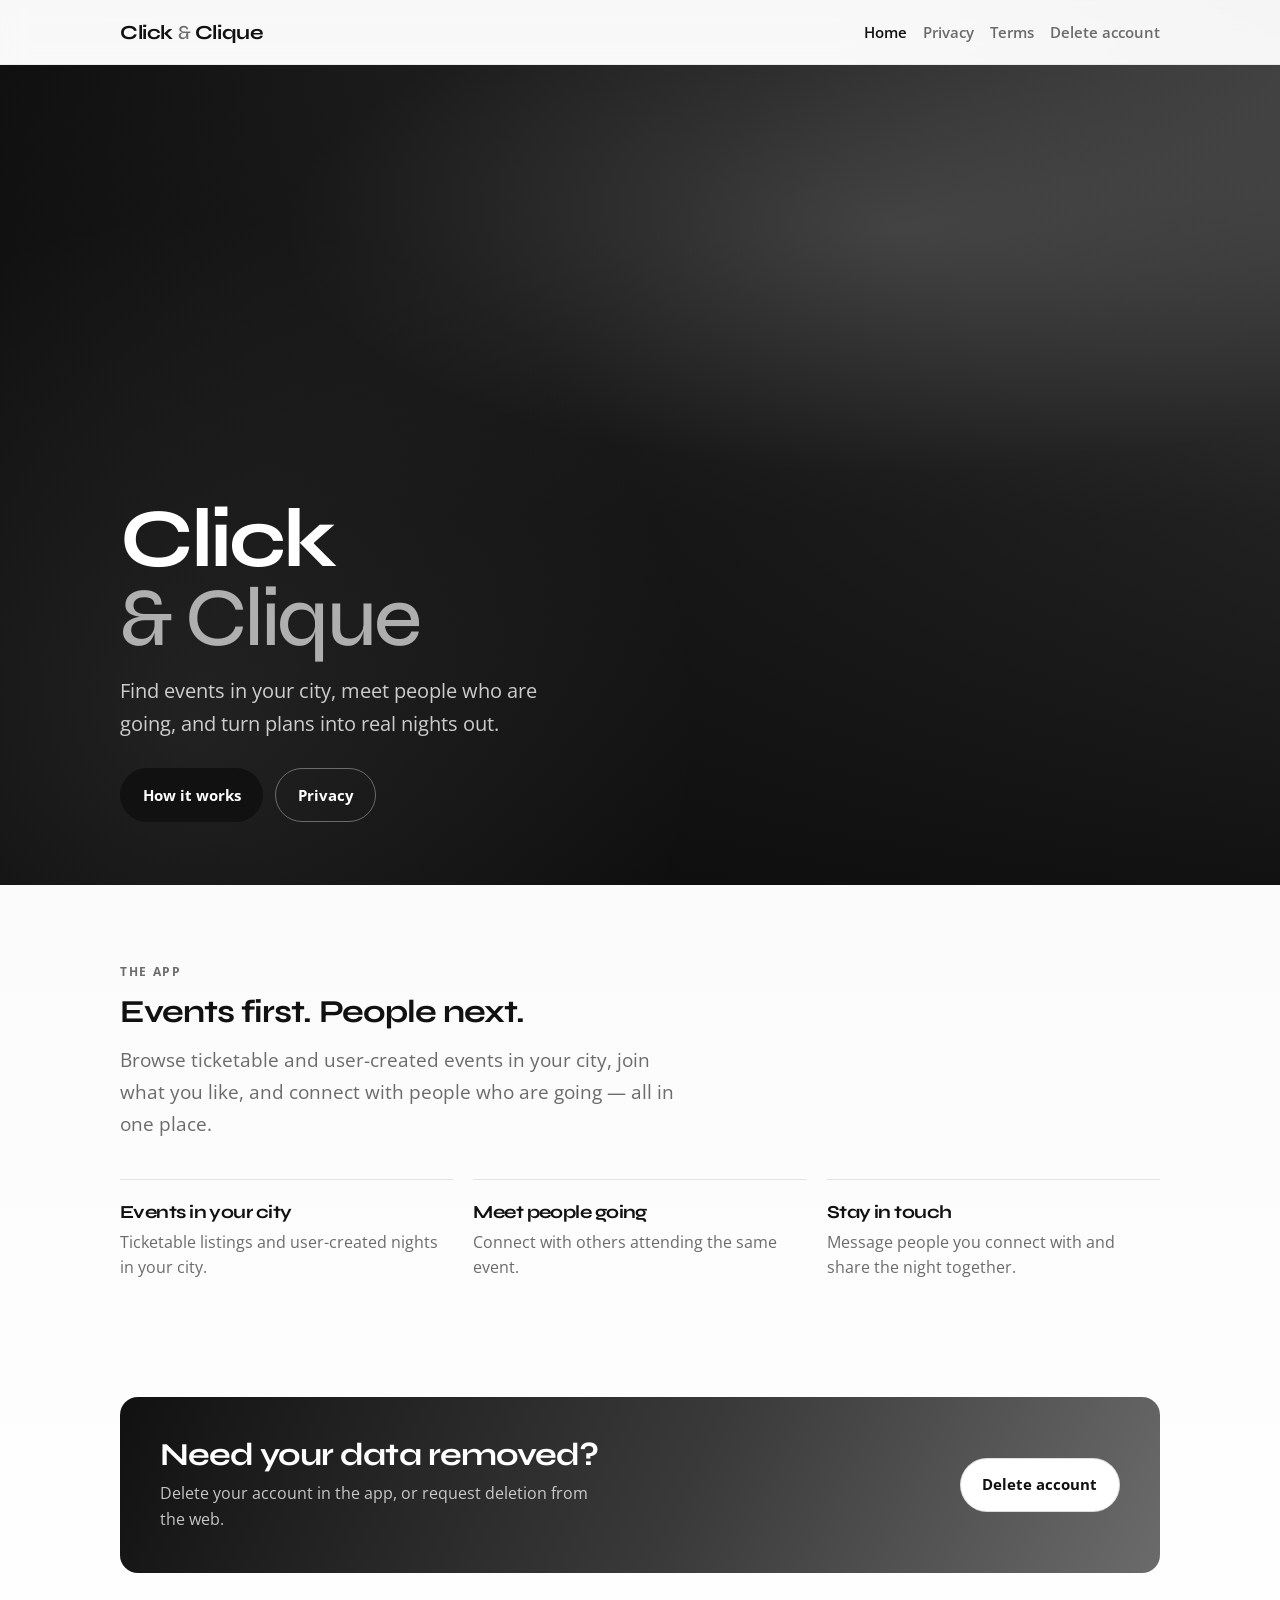
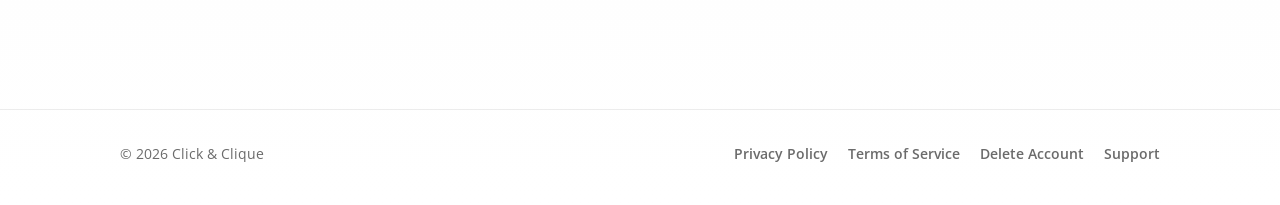
<file: index.html>
<!DOCTYPE html>
<html lang="en">
<head>
  <meta charset="utf-8" />
  <meta name="viewport" content="width=device-width, initial-scale=1" />
  <meta name="description" content="Click &amp; Clique — discover events in your city, match with people going, and build your social circle." data-i18n-content="home.meta" />
  <title data-i18n="home.title">Click &amp; Clique</title>
  <link rel="preconnect" href="https://fonts.googleapis.com" />
  <link rel="preconnect" href="https://fonts.gstatic.com" crossorigin />
  <link href="https://fonts.googleapis.com/css2?family=Open+Sans:wght@400;600;700&family=Syne:wght@500;700&display=swap" rel="stylesheet" />
  <link rel="stylesheet" href="css/site.css" />
  <script src="js/site-copy.js"></script>
</head>
<body>
  <a class="skip-link" href="#main" data-i18n="skip">Skip to content</a>
  <div class="page">
    <header class="site-header" id="siteHeader">
      <div class="site-header__inner">
        <a class="brand" href="index.html">Click <span>&amp;</span> Clique</a>
        <button class="nav-toggle" type="button" aria-expanded="false" aria-controls="siteNav" id="navToggle" data-i18n="nav.menu">Menu</button>
        <nav class="nav" id="siteNav" aria-label="Primary" data-i18n-aria="nav.aria">
          <a href="index.html" aria-current="page" data-i18n="nav.home">Home</a>
          <a href="privacy.html" data-i18n="nav.privacy">Privacy</a>
          <a href="terms.html" data-i18n="nav.terms">Terms</a>
          <a href="delete-account.html" data-i18n="nav.delete">Delete account</a>
        </nav>
      </div>
    </header>

    <main id="main" class="page-main">
      <section class="hero" aria-label="Click and Clique" data-i18n-aria="home.heroAria">
        <div class="hero__inner">
          <p class="brand-mark">Click <span>&amp; Clique</span></p>
          <p class="tagline" data-i18n="home.tagline">
            Find events in your city, meet people who are going, and turn plans into real nights out.
          </p>
          <div class="hero-actions">
            <a class="btn btn--primary" href="#about" data-i18n="home.how">How it works</a>
            <a class="btn btn--ghost" href="privacy.html" data-i18n="home.privacyBtn">Privacy</a>
          </div>
        </div>
      </section>

      <section class="section" id="about">
        <div class="wrap">
          <p class="eyebrow" data-i18n="home.eyebrow">The app</p>
          <h2 data-i18n="home.h2">Events first. People next.</h2>
          <p class="lead" data-i18n="home.lead">
            Browse ticketable and user-created events in your city, join what you like,
            and connect with people who are going — all in one place.
          </p>

          <div class="features" style="margin-top: 2.5rem;">
            <article class="feature">
              <h3 data-i18n="home.f1t">Events in your city</h3>
              <p data-i18n="home.f1b">Ticketable listings and user-created nights in your city.</p>
            </article>
            <article class="feature">
              <h3 data-i18n="home.f2t">Meet people going</h3>
              <p data-i18n="home.f2b">Connect with others attending the same event.</p>
            </article>
            <article class="feature">
              <h3 data-i18n="home.f3t">Stay in touch</h3>
              <p data-i18n="home.f3b">Message people you connect with and share the night together.</p>
            </article>
          </div>
        </div>
      </section>

      <section class="section section--tight">
        <div class="wrap">
          <div class="cta-band">
            <div>
              <h2 style="margin:0;color:#fff;" data-i18n="home.ctaTitle">Need your data removed?</h2>
              <p data-i18n="home.ctaBody">Delete your account in the app, or request deletion from the web.</p>
            </div>
            <a class="btn btn--outline" href="delete-account.html" data-i18n="home.ctaBtn">Delete account</a>
          </div>
        </div>
      </section>
    </main>

    <footer class="site-footer">
      <div class="site-footer__inner">
        <div>© <span id="y"></span> Click &amp; Clique</div>
        <div class="footer-links">
          <a href="privacy.html" data-i18n="foot.privacy">Privacy Policy</a>
          <a href="terms.html" data-i18n="foot.terms">Terms of Service</a>
          <a href="delete-account.html" data-i18n="foot.delete">Delete Account</a>
          <a href="mailto:support@clickandclique.com" data-i18n="foot.support">Support</a>
        </div>
      </div>
    </footer>
  </div>
  <script>
    document.getElementById("y").textContent = new Date().getFullYear();
    (function () {
      var header = document.getElementById("siteHeader");
      var toggle = document.getElementById("navToggle");
      if (!header || !toggle) return;
      toggle.addEventListener("click", function () {
        var open = header.classList.toggle("is-open");
        toggle.setAttribute("aria-expanded", open ? "true" : "false");
      });
    })();
  </script>
</body>
</html>
</file>
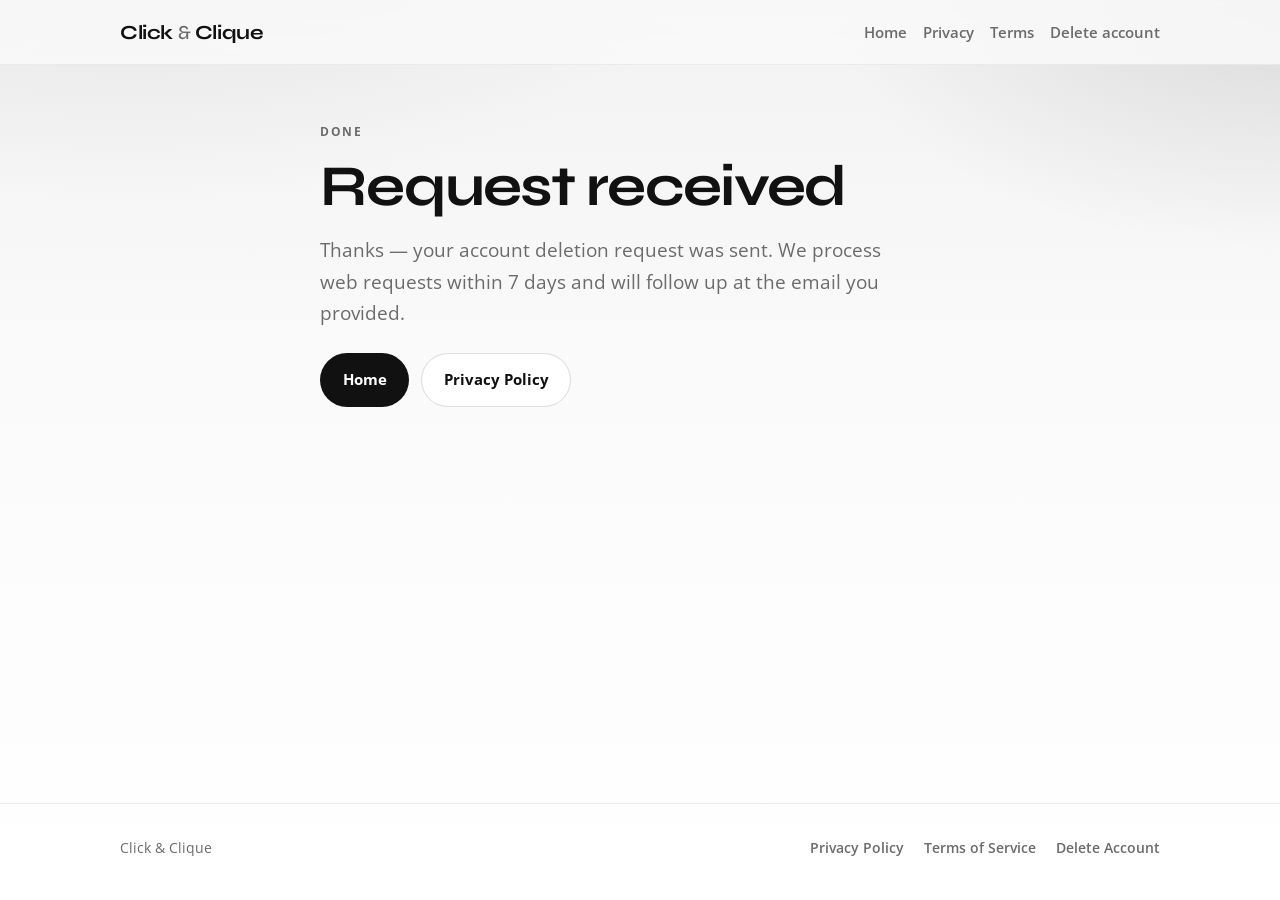
<file: delete-account-sent.html>
<!DOCTYPE html>
<html lang="en">
<head>
  <meta charset="utf-8" />
  <meta name="viewport" content="width=device-width, initial-scale=1" />
  <title data-i18n="sent.title">Request sent — Click &amp; Clique</title>
  <link rel="preconnect" href="https://fonts.googleapis.com" />
  <link rel="preconnect" href="https://fonts.gstatic.com" crossorigin />
  <link href="https://fonts.googleapis.com/css2?family=Open+Sans:wght@400;600;700&family=Syne:wght@500;700&display=swap" rel="stylesheet" />
  <link rel="stylesheet" href="css/site.css" />
  <script src="js/site-copy.js"></script>
</head>
<body>
  <div class="page">
    <header class="site-header">
      <div class="site-header__inner">
        <a class="brand" href="index.html">Click <span>&amp;</span> Clique</a>
        <nav class="nav" aria-label="Primary" data-i18n-aria="nav.aria">
          <a href="index.html" data-i18n="nav.home">Home</a>
          <a href="privacy.html" data-i18n="nav.privacy">Privacy</a>
          <a href="terms.html" data-i18n="nav.terms">Terms</a>
          <a href="delete-account.html" data-i18n="nav.delete">Delete account</a>
        </nav>
      </div>
    </header>
    <main class="page-main">
      <div class="wrap page-hero" style="padding-bottom: 3rem; max-width: 40rem;">
        <p class="eyebrow" data-i18n="sent.eyebrow">Done</p>
        <h1 data-i18n="sent.h1">Request received</h1>
        <p class="lead" data-i18n="sent.lead">
          Thanks — your account deletion request was sent. We process web requests
          within 7 days and will follow up at the email you provided.
        </p>
        <div class="hero-actions" style="margin-top: 1.5rem;">
          <a class="btn btn--primary" href="index.html" data-i18n="sent.home">Home</a>
          <a class="btn btn--outline" href="privacy.html" data-i18n="sent.privacy">Privacy Policy</a>
        </div>
      </div>
    </main>
    <footer class="site-footer">
      <div class="site-footer__inner">
        <div>Click &amp; Clique</div>
        <div class="footer-links">
          <a href="privacy.html" data-i18n="foot.privacy">Privacy Policy</a>
          <a href="terms.html" data-i18n="foot.terms">Terms of Service</a>
          <a href="delete-account.html" data-i18n="foot.delete">Delete Account</a>
        </div>
      </div>
    </footer>
  </div>
</body>
</html>
</file>
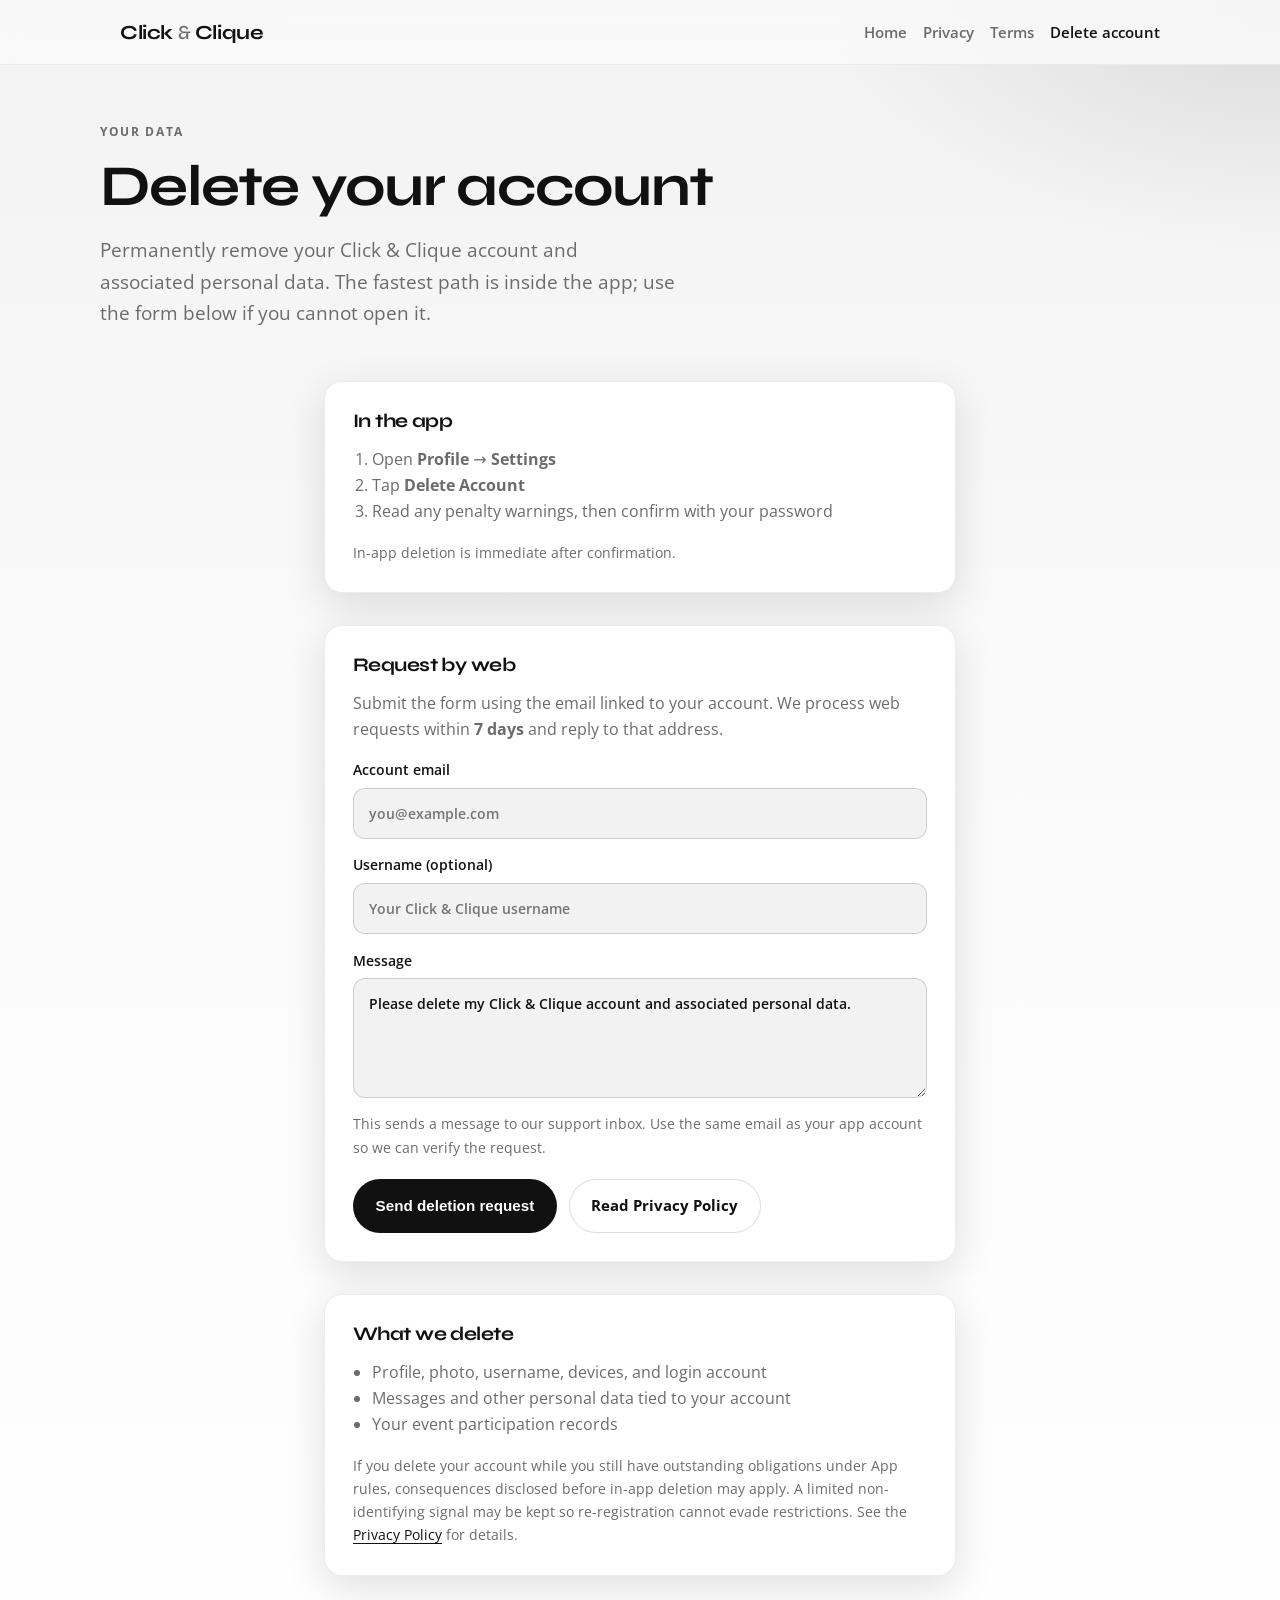
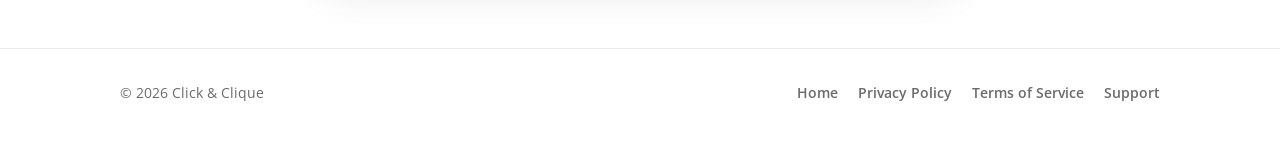
<file: delete-account.html>
<!DOCTYPE html>
<html lang="en">
<head>
  <meta charset="utf-8" />
  <meta name="viewport" content="width=device-width, initial-scale=1" />
  <meta name="description" content="Request deletion of your Click &amp; Clique account and associated personal data." data-i18n-content="del.meta" />
  <title data-i18n="del.title">Delete Account — Click &amp; Clique</title>
  <link rel="preconnect" href="https://fonts.googleapis.com" />
  <link rel="preconnect" href="https://fonts.gstatic.com" crossorigin />
  <link href="https://fonts.googleapis.com/css2?family=Open+Sans:wght@400;600;700&family=Syne:wght@500;700&display=swap" rel="stylesheet" />
  <link rel="stylesheet" href="css/site.css" />
  <script src="js/site-copy.js"></script>
</head>
<body>
  <a class="skip-link" href="#main" data-i18n="skip">Skip to content</a>
  <div class="page">
    <header class="site-header" id="siteHeader">
      <div class="site-header__inner">
        <a class="brand" href="index.html">Click <span>&amp;</span> Clique</a>
        <button class="nav-toggle" type="button" aria-expanded="false" aria-controls="siteNav" id="navToggle" data-i18n="nav.menu">Menu</button>
        <nav class="nav" id="siteNav" aria-label="Primary" data-i18n-aria="nav.aria">
          <a href="index.html" data-i18n="nav.home">Home</a>
          <a href="privacy.html" data-i18n="nav.privacy">Privacy</a>
          <a href="terms.html" data-i18n="nav.terms">Terms</a>
          <a href="delete-account.html" aria-current="page" data-i18n="nav.delete">Delete account</a>
        </nav>
      </div>
    </header>

    <main id="main" class="page-main">
      <div class="wrap page-hero">
        <p class="eyebrow" data-i18n="del.eyebrow">Your data</p>
        <h1 data-i18n="del.h1">Delete your account</h1>
        <p class="lead" data-i18n="del.lead">
          Permanently remove your Click &amp; Clique account and associated personal data.
          The fastest path is inside the app; use the form below if you cannot open it.
        </p>
      </div>

      <section class="section section--tight">
        <div class="wrap stack" style="max-width: 42rem;">
          <div class="panel">
            <h2 data-i18n="del.appTitle">In the app</h2>
            <ol class="muted" style="margin: 0; padding-left: 1.2rem;">
              <li data-i18n-html="del.app1">Open <strong>Profile</strong> → <strong>Settings</strong></li>
              <li data-i18n-html="del.app2">Tap <strong>Delete Account</strong></li>
              <li data-i18n="del.app3">Read any penalty warnings, then confirm with your password</li>
            </ol>
            <p class="form-note" style="margin-top: 1rem;" data-i18n="del.appNote">
              In-app deletion is immediate after confirmation.
            </p>
          </div>

          <div class="panel">
            <h2 data-i18n="del.webTitle">Request by web</h2>
            <p class="muted" style="margin-top: 0;" data-i18n-html="del.webLead">
              Submit the form using the email linked to your account. We process web
              requests within <strong>7 days</strong> and reply to that address.
            </p>

            <!--
              FormSubmit delivers the message to your inbox (no mail app needed).
              First time only: check support@… for an activation email from FormSubmit and confirm.
              Replace the address in action= if you use a different support inbox.
            -->
            <form
              class="form-grid"
              id="deleteForm"
              action="https://formsubmit.co/support@clickandclique.com"
              method="POST"
            >
              <input type="hidden" name="_subject" value="Click & Clique — Delete Account Request" />
              <input type="hidden" name="_template" value="table" />
              <input type="hidden" name="_captcha" value="false" />
              <!-- Use a full URL on your live domain, e.g. https://yourdomain.com/delete-account-sent.html -->
              <input type="hidden" name="_next" id="formNext" value="delete-account-sent.html" />
              <input type="text" name="_honey" style="display:none" tabindex="-1" autocomplete="off" />

              <label>
                <span data-i18n="del.email">Account email</span>
                <input type="email" name="email" id="email" required autocomplete="email" placeholder="you@example.com" data-i18n-placeholder="del.emailPh" />
              </label>
              <label>
                <span data-i18n="del.user">Username (optional)</span>
                <input type="text" name="username" id="username" autocomplete="username" placeholder="Your Click & Clique username" data-i18n-placeholder="del.userPh" />
              </label>
              <label>
                <span data-i18n="del.message">Message</span>
                <textarea name="message" id="message" required data-i18n="del.messageBody">Please delete my Click & Clique account and associated personal data.</textarea>
              </label>
              <p class="form-note" data-i18n="del.note">
                This sends a message to our support inbox. Use the same email as your app account
                so we can verify the request.
              </p>
              <div class="form-actions">
                <button class="btn btn--danger" type="submit" data-i18n="del.send">Send deletion request</button>
                <a class="btn btn--outline" href="privacy.html" data-i18n="del.policy">Read Privacy Policy</a>
              </div>
            </form>
          </div>

          <div class="panel">
            <h2 data-i18n="del.whatTitle">What we delete</h2>
            <ul class="muted" style="margin: 0; padding-left: 1.2rem;">
              <li data-i18n="del.what1">Profile, photo, username, devices, and login account</li>
              <li data-i18n="del.what2">Messages and other personal data tied to your account</li>
              <li data-i18n="del.what3">Your event participation records</li>
            </ul>
            <p class="form-note" style="margin-top: 1rem;" data-i18n-html="del.whatNote">
              If you delete your account while you still have outstanding obligations
              under App rules, consequences disclosed before in-app deletion may apply.
              A limited non-identifying signal may be kept so re-registration cannot
              evade restrictions. See the <a href="privacy.html">Privacy Policy</a>
              for details.
            </p>
          </div>
        </div>
      </section>
    </main>

    <footer class="site-footer">
      <div class="site-footer__inner">
        <div>© <span id="y"></span> Click &amp; Clique</div>
        <div class="footer-links">
          <a href="index.html" data-i18n="foot.home">Home</a>
          <a href="privacy.html" data-i18n="foot.privacy">Privacy Policy</a>
          <a href="terms.html" data-i18n="foot.terms">Terms of Service</a>
          <a href="mailto:support@clickandclique.com" data-i18n="foot.support">Support</a>
        </div>
      </div>
    </footer>
  </div>
  <script>
    document.getElementById("y").textContent = new Date().getFullYear();
    (function () {
      var header = document.getElementById("siteHeader");
      var toggle = document.getElementById("navToggle");
      if (header && toggle) {
        toggle.addEventListener("click", function () {
          var open = header.classList.toggle("is-open");
          toggle.setAttribute("aria-expanded", open ? "true" : "false");
        });
      }
      var next = document.getElementById("formNext");
      if (next && !/^https?:\/\//i.test(next.value)) {
        next.value = new URL("delete-account-sent.html", window.location.href).href;
      }
    })();
  </script>
</body>
</html>
</file>
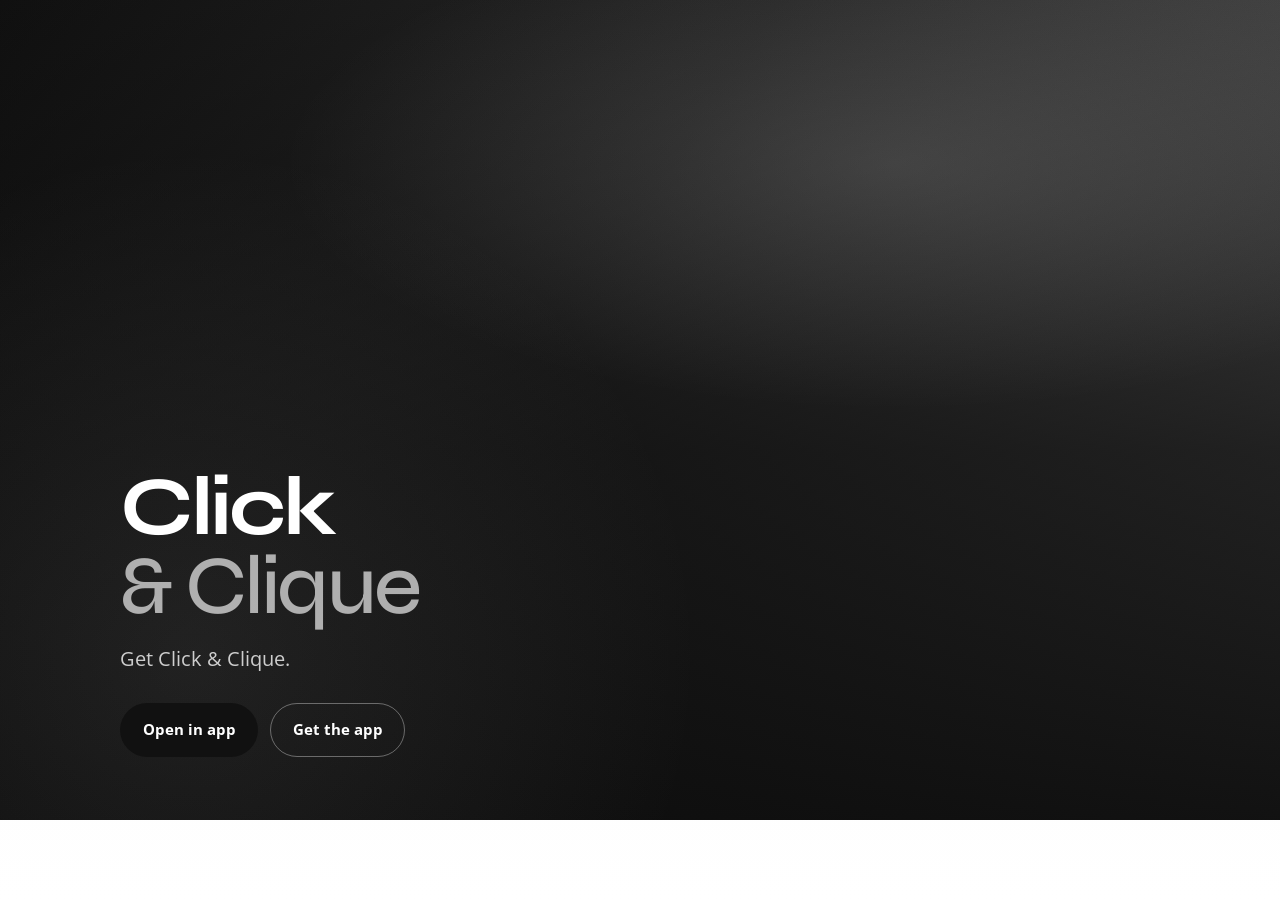
<file: e.html>
<!DOCTYPE html>
<html lang="en">
<head>
  <meta charset="utf-8" />
  <meta name="viewport" content="width=device-width, initial-scale=1" />
  <meta property="og:type" content="website" />
  <meta property="og:site_name" content="Click & Clique" />
  <meta property="og:title" content="Click & Clique" />
  <title>Click &amp; Clique</title>
  <link rel="preconnect" href="https://fonts.googleapis.com" />
  <link rel="preconnect" href="https://fonts.gstatic.com" crossorigin />
  <link href="https://fonts.googleapis.com/css2?family=Open+Sans:wght@400;600;700&family=Syne:wght@500;700&display=swap" rel="stylesheet" />
  <link rel="stylesheet" href="/css/site.css" />
  <script src="/js/site-copy.js"></script>
</head>
<body>
  <main id="main" class="page-main">
      <section class="hero" data-i18n-aria="e.aria" aria-label="Open Click and Clique">
      <div class="hero__inner">
        <p class="brand-mark">Click <span>&amp; Clique</span></p>
        <p class="tagline" id="status" data-i18n="e.opening">Opening the event…</p>
        <div class="hero-actions">
          <a class="btn btn--primary" id="openApp" href="index.html" data-i18n="e.openApp">Open in app</a>
          <a class="btn btn--ghost" id="openStore" href="index.html" data-i18n="e.getApp">Get the app</a>
        </div>
      </div>
    </section>
  </main>
  <script>
    document.addEventListener("DOMContentLoaded", function () {
      var ANDROID_PACKAGE = "com.clickandclique.app";
      var PLAY_STORE =
        "https://play.google.com/store/apps/details?id=" + ANDROID_PACKAGE;
      // App Store sayısal ID yayınlanınca buraya yaz (ör. 1234567890).
      var APPLE_APP_ID = "";
      var APP_STORE = APPLE_APP_ID
        ? "https://apps.apple.com/app/id" + APPLE_APP_ID
        : "https://apps.apple.com/search?term=" +
          encodeURIComponent("Click and Clique");

      function t(key, fallback) {
        if (window.SITE_LANG && typeof SITE_LANG.t === "function") {
          var value = SITE_LANG.t(key);
          if (value) return value;
        }
        return fallback;
      }

      var ua = navigator.userAgent || "";
      var isAndroid = /Android/i.test(ua);
      var isIOS = /iPhone|iPad|iPod/i.test(ua);

      var params = new URLSearchParams(window.location.search);
      var eventId = (params.get("id") || "").trim();
      if (!eventId) {
        var parts = window.location.pathname.split("/").filter(Boolean);
        if (parts[0] === "e" && parts[1]) eventId = parts[1];
      }

      var storeUrl = isIOS ? APP_STORE : PLAY_STORE;
      var status = document.getElementById("status");
      var openApp = document.getElementById("openApp");
      var openStore = document.getElementById("openStore");
      if (openStore) openStore.setAttribute("href", storeUrl);

      if (!eventId) {
        if (status) status.textContent = t("e.getBrand", "Get Click & Clique.");
        if (openApp) openApp.setAttribute("href", storeUrl);
        if (isAndroid || isIOS) window.location.replace(storeUrl);
        return;
      }

      params.set("id", eventId);
      var qs = params.toString();
      var appUrl = "clickandclique://e/" + encodeURIComponent(eventId);
      if (qs) appUrl += "?" + qs;
      if (openApp) openApp.setAttribute("href", appUrl);

      // App yüklüyse etkinlik detayı açılır. Değilse mağaza.
      if (isAndroid) {
        var intent =
          "intent://e/" +
          encodeURIComponent(eventId) +
          (qs ? "?" + qs : "") +
          "#Intent;scheme=clickandclique;package=" +
          ANDROID_PACKAGE +
          ";S.browser_fallback_url=" +
          encodeURIComponent(PLAY_STORE) +
          ";end";
        window.location.replace(intent);
        return;
      }

      if (isIOS) {
        var left = false;
        document.addEventListener("visibilitychange", function () {
          if (document.hidden) left = true;
        });
        window.location.replace(appUrl);
        setTimeout(function () {
          if (left || document.hidden) return;
          window.location.replace(APP_STORE);
        }, 1400);
        return;
      }

      if (status) {
        status.textContent = t(
          "e.openEvent",
          "Open this event in the Click & Clique app."
        );
      }
    });
  </script>
</body>
</html>
</file>
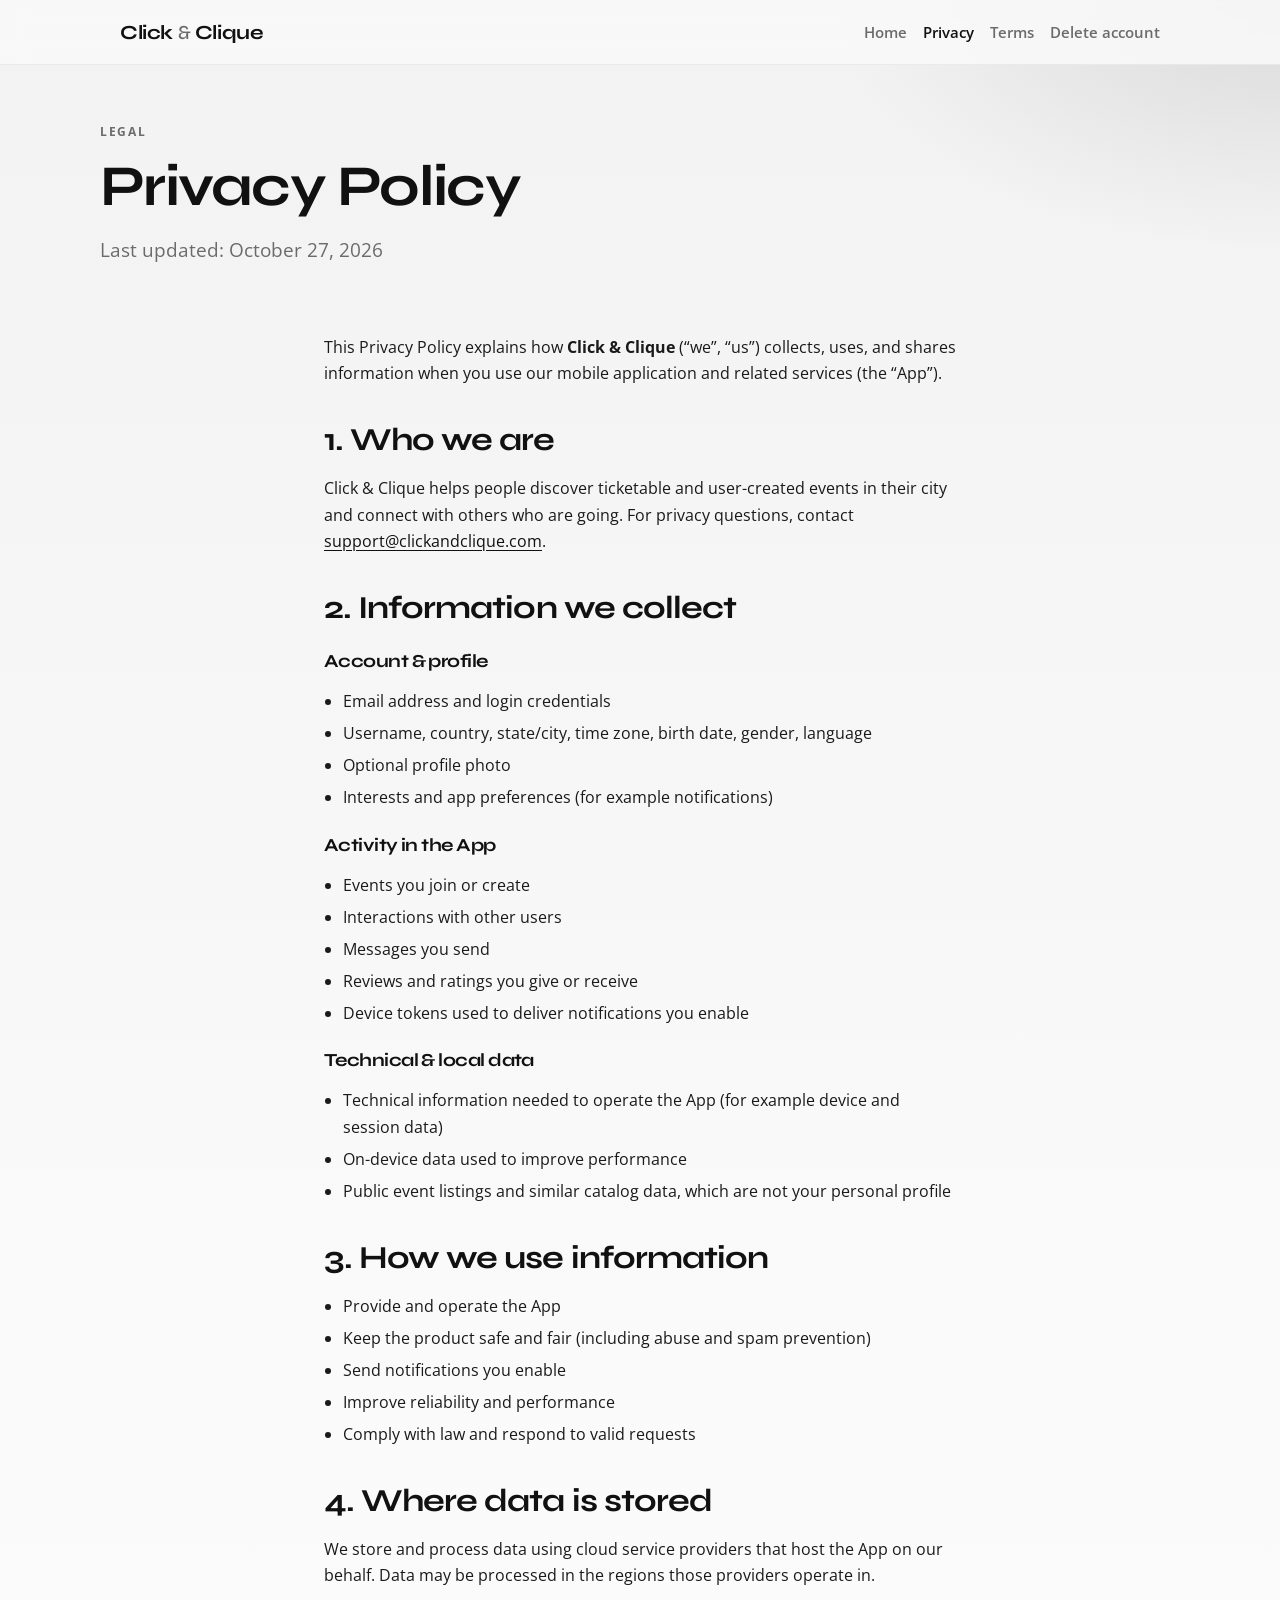
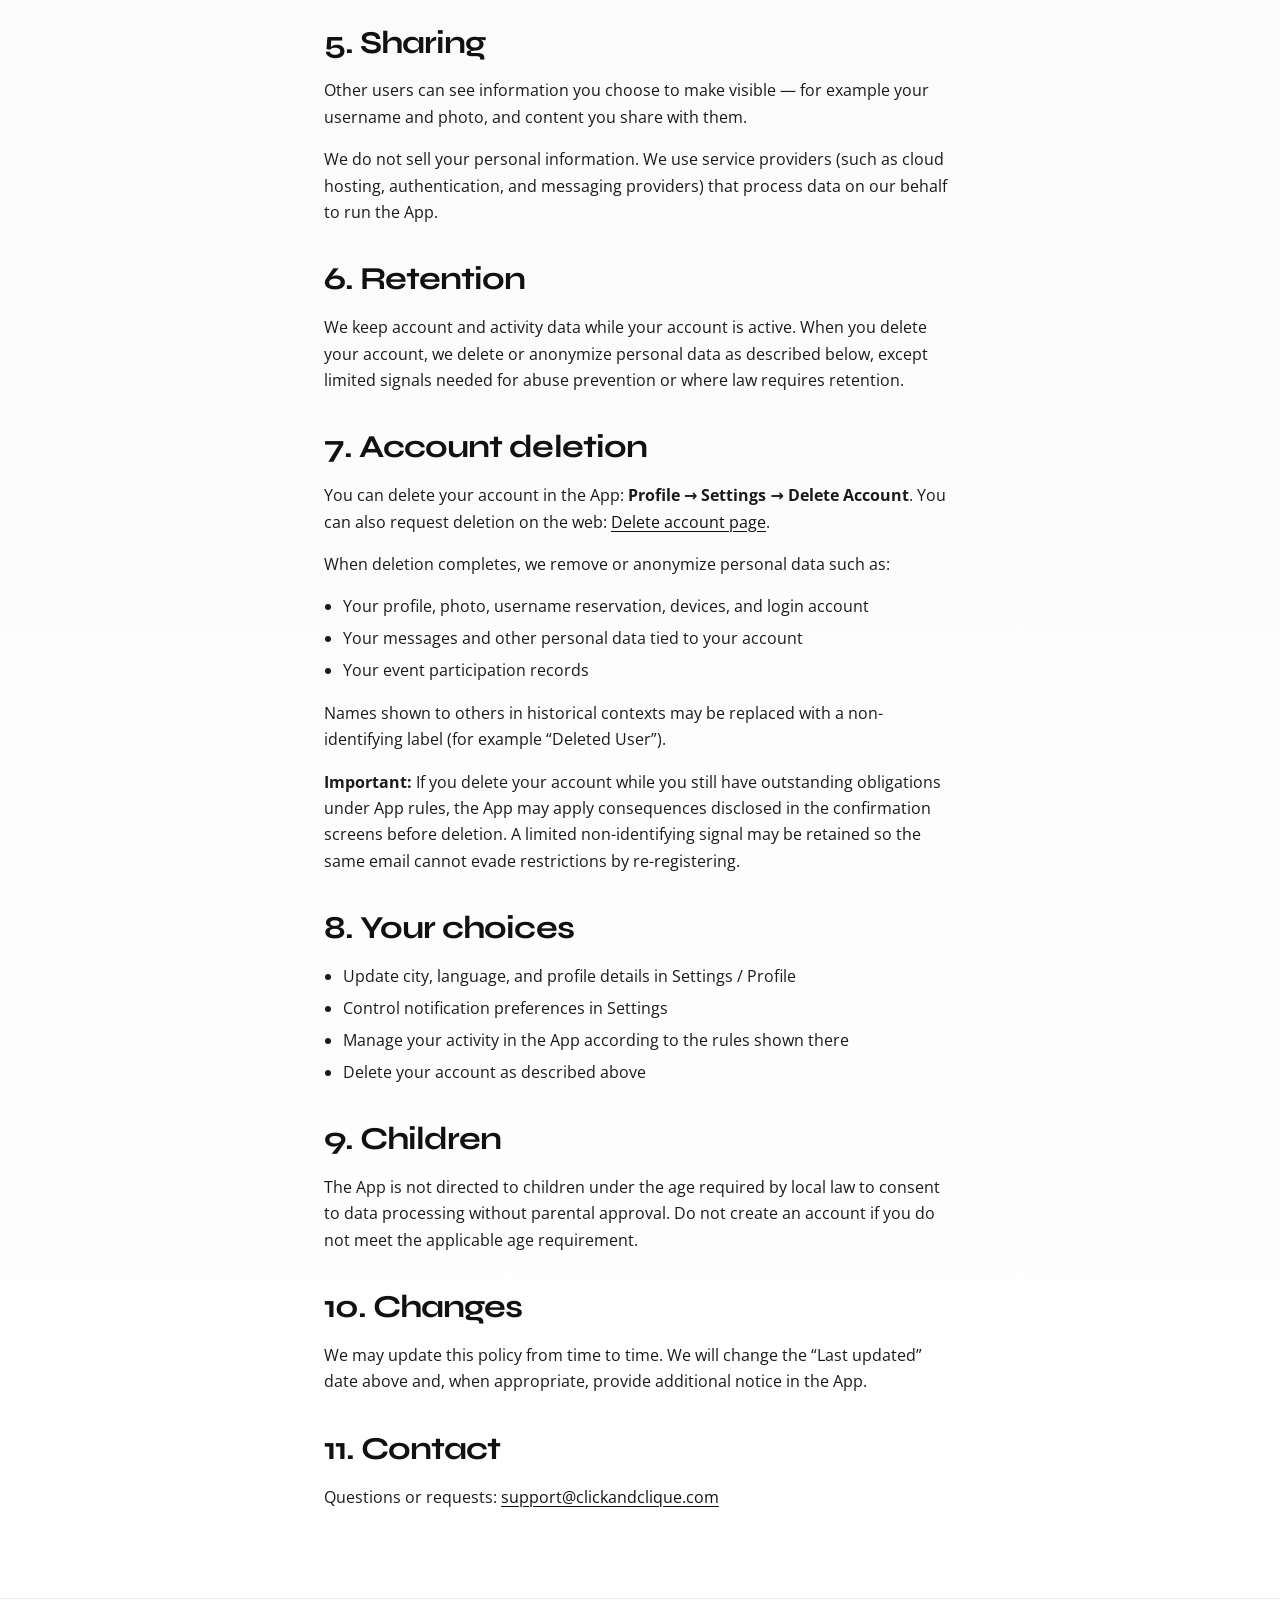
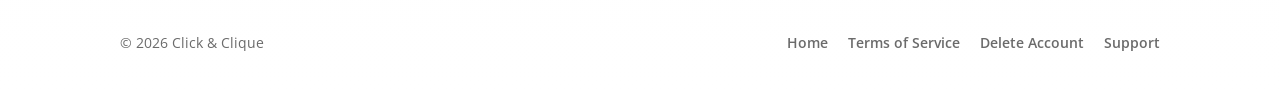
<file: privacy.html>
<!DOCTYPE html>
<html lang="en">
<head>
  <meta charset="utf-8" />
  <meta name="viewport" content="width=device-width, initial-scale=1" />
  <meta name="description" content="Privacy Policy for the Click &amp; Clique mobile app." data-i18n-content="privacy.meta" />
  <title data-i18n="privacy.title">Privacy Policy — Click &amp; Clique</title>
  <link rel="preconnect" href="https://fonts.googleapis.com" />
  <link rel="preconnect" href="https://fonts.gstatic.com" crossorigin />
  <link href="https://fonts.googleapis.com/css2?family=Open+Sans:wght@400;600;700&family=Syne:wght@500;700&display=swap" rel="stylesheet" />
  <link rel="stylesheet" href="css/site.css" />
  <script src="js/site-copy.js"></script>
</head>
<body>
  <a class="skip-link" href="#main" data-i18n="skip">Skip to content</a>
  <div class="page">
    <header class="site-header" id="siteHeader">
      <div class="site-header__inner">
        <a class="brand" href="index.html">Click <span>&amp;</span> Clique</a>
        <button class="nav-toggle" type="button" aria-expanded="false" aria-controls="siteNav" id="navToggle" data-i18n="nav.menu">Menu</button>
        <nav class="nav" id="siteNav" aria-label="Primary" data-i18n-aria="nav.aria">
          <a href="index.html" data-i18n="nav.home">Home</a>
          <a href="privacy.html" aria-current="page" data-i18n="nav.privacy">Privacy</a>
          <a href="terms.html" data-i18n="nav.terms">Terms</a>
          <a href="delete-account.html" data-i18n="nav.delete">Delete account</a>
        </nav>
      </div>
    </header>

    <main id="main" class="page-main">
      <div class="wrap page-hero">
        <p class="eyebrow" data-i18n="privacy.eyebrow">Legal</p>
        <h1 data-i18n="privacy.h1">Privacy Policy</h1>
        <p class="lead" data-i18n="privacy.updated">Last updated: October 27, 2026</p>
      </div>

      <section class="section section--tight">
        <div class="wrap prose">
          <p data-i18n-html="privacy.intro">
            This Privacy Policy explains how <strong>Click &amp; Clique</strong> (“we”, “us”)
            collects, uses, and shares information when you use our mobile application
            and related services (the “App”).
          </p>

          <h2 data-i18n="privacy.s1">1. Who we are</h2>
          <p data-i18n-html="privacy.s1p">
            Click &amp; Clique helps people discover ticketable and user-created events
            in their city and connect with others who are going. For privacy questions,
            contact
            <a href="mailto:support@clickandclique.com">support@clickandclique.com</a>.
          </p>

          <h2 data-i18n="privacy.s2">2. Information we collect</h2>
          <h3 data-i18n="privacy.s2a">Account &amp; profile</h3>
          <ul>
            <li data-i18n="privacy.a1">Email address and login credentials</li>
            <li data-i18n="privacy.a2">Username, country, state/city, time zone, birth date, gender, language</li>
            <li data-i18n="privacy.a3">Optional profile photo</li>
            <li data-i18n="privacy.a4">Interests and app preferences (for example notifications)</li>
          </ul>

          <h3 data-i18n="privacy.s2b">Activity in the App</h3>
          <ul>
            <li data-i18n="privacy.b1">Events you join or create</li>
            <li data-i18n="privacy.b2">Interactions with other users</li>
            <li data-i18n="privacy.b3">Messages you send</li>
            <li data-i18n="privacy.b4">Reviews and ratings you give or receive</li>
            <li data-i18n="privacy.b5">Device tokens used to deliver notifications you enable</li>
          </ul>

          <h3 data-i18n="privacy.s2c">Technical &amp; local data</h3>
          <ul>
            <li data-i18n="privacy.c1">Technical information needed to operate the App (for example device and session data)</li>
            <li data-i18n="privacy.c2">On-device data used to improve performance</li>
            <li data-i18n="privacy.c3">Public event listings and similar catalog data, which are not your personal profile</li>
          </ul>

          <h2 data-i18n="privacy.s3">3. How we use information</h2>
          <ul>
            <li data-i18n="privacy.u1">Provide and operate the App</li>
            <li data-i18n="privacy.u2">Keep the product safe and fair (including abuse and spam prevention)</li>
            <li data-i18n="privacy.u3">Send notifications you enable</li>
            <li data-i18n="privacy.u4">Improve reliability and performance</li>
            <li data-i18n="privacy.u5">Comply with law and respond to valid requests</li>
          </ul>

          <h2 data-i18n="privacy.s4">4. Where data is stored</h2>
          <p data-i18n="privacy.s4p">
            We store and process data using cloud service providers that host the App
            on our behalf. Data may be processed in the regions those providers operate in.
          </p>

          <h2 data-i18n="privacy.s5">5. Sharing</h2>
          <p data-i18n="privacy.s5a">
            Other users can see information you choose to make visible — for example
            your username and photo, and content you share with them.
          </p>
          <p data-i18n="privacy.s5b">
            We do not sell your personal information. We use service providers
            (such as cloud hosting, authentication, and messaging providers) that
            process data on our behalf to run the App.
          </p>

          <h2 data-i18n="privacy.s6">6. Retention</h2>
          <p data-i18n="privacy.s6p">
            We keep account and activity data while your account is active. When you
            delete your account, we delete or anonymize personal data as described
            below, except limited signals needed for abuse prevention or where law
            requires retention.
          </p>

          <h2 data-i18n="privacy.s7">7. Account deletion</h2>
          <p data-i18n-html="privacy.s7a">
            You can delete your account in the App:
            <strong>Profile → Settings → Delete Account</strong>.
            You can also request deletion on the web:
            <a href="delete-account.html">Delete account page</a>.
          </p>
          <p data-i18n="privacy.s7b">When deletion completes, we remove or anonymize personal data such as:</p>
          <ul>
            <li data-i18n="privacy.d1">Your profile, photo, username reservation, devices, and login account</li>
            <li data-i18n="privacy.d2">Your messages and other personal data tied to your account</li>
            <li data-i18n="privacy.d3">Your event participation records</li>
          </ul>
          <p data-i18n="privacy.s7d">
            Names shown to others in historical contexts may be replaced with a
            non-identifying label (for example “Deleted User”).
          </p>
          <p data-i18n-html="privacy.s7e">
            <strong>Important:</strong> If you delete your account while you still have
            outstanding obligations under App rules, the App may apply consequences
            disclosed in the confirmation screens before deletion. A limited
            non-identifying signal may be retained so the same email cannot evade
            restrictions by re-registering.
          </p>

          <h2 data-i18n="privacy.s8">8. Your choices</h2>
          <ul>
            <li data-i18n="privacy.ch1">Update city, language, and profile details in Settings / Profile</li>
            <li data-i18n="privacy.ch2">Control notification preferences in Settings</li>
            <li data-i18n="privacy.ch3">Manage your activity in the App according to the rules shown there</li>
            <li data-i18n="privacy.ch4">Delete your account as described above</li>
          </ul>

          <h2 data-i18n="privacy.s9">9. Children</h2>
          <p data-i18n="privacy.s9p">
            The App is not directed to children under the age required by local law
            to consent to data processing without parental approval. Do not create an
            account if you do not meet the applicable age requirement.
          </p>

          <h2 data-i18n="privacy.s10">10. Changes</h2>
          <p data-i18n="privacy.s10p">
            We may update this policy from time to time. We will change the
            “Last updated” date above and, when appropriate, provide additional notice
            in the App.
          </p>

          <h2 data-i18n="privacy.s11">11. Contact</h2>
          <p data-i18n-html="privacy.s11p">
            Questions or requests:
            <a href="mailto:support@clickandclique.com">support@clickandclique.com</a>
          </p>
        </div>
      </section>
    </main>

    <footer class="site-footer">
      <div class="site-footer__inner">
        <div>© <span id="y"></span> Click &amp; Clique</div>
        <div class="footer-links">
          <a href="index.html" data-i18n="foot.home">Home</a>
          <a href="terms.html" data-i18n="foot.terms">Terms of Service</a>
          <a href="delete-account.html" data-i18n="foot.delete">Delete Account</a>
          <a href="mailto:support@clickandclique.com" data-i18n="foot.support">Support</a>
        </div>
      </div>
    </footer>
  </div>
  <script>
    document.getElementById("y").textContent = new Date().getFullYear();
    (function () {
      var header = document.getElementById("siteHeader");
      var toggle = document.getElementById("navToggle");
      if (!header || !toggle) return;
      toggle.addEventListener("click", function () {
        var open = header.classList.toggle("is-open");
        toggle.setAttribute("aria-expanded", open ? "true" : "false");
      });
    })();
  </script>
</body>
</html>
</file>
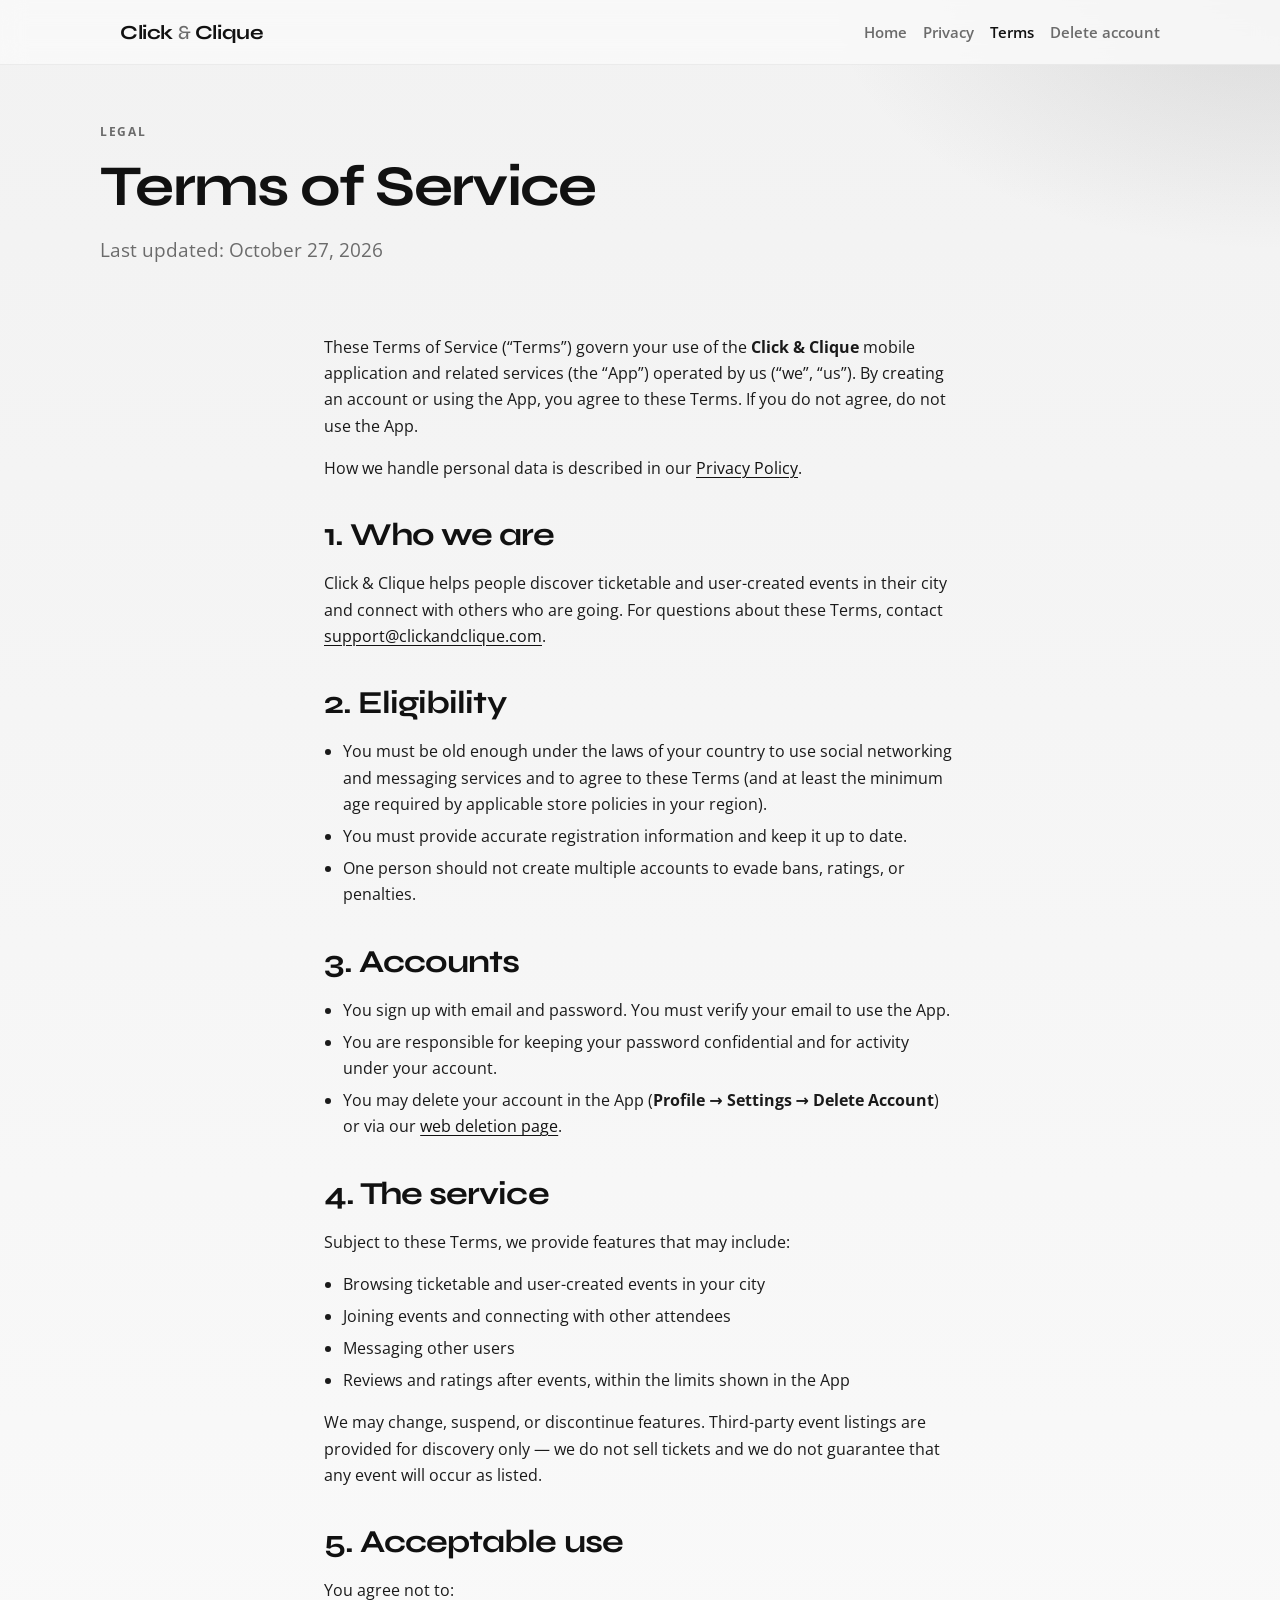
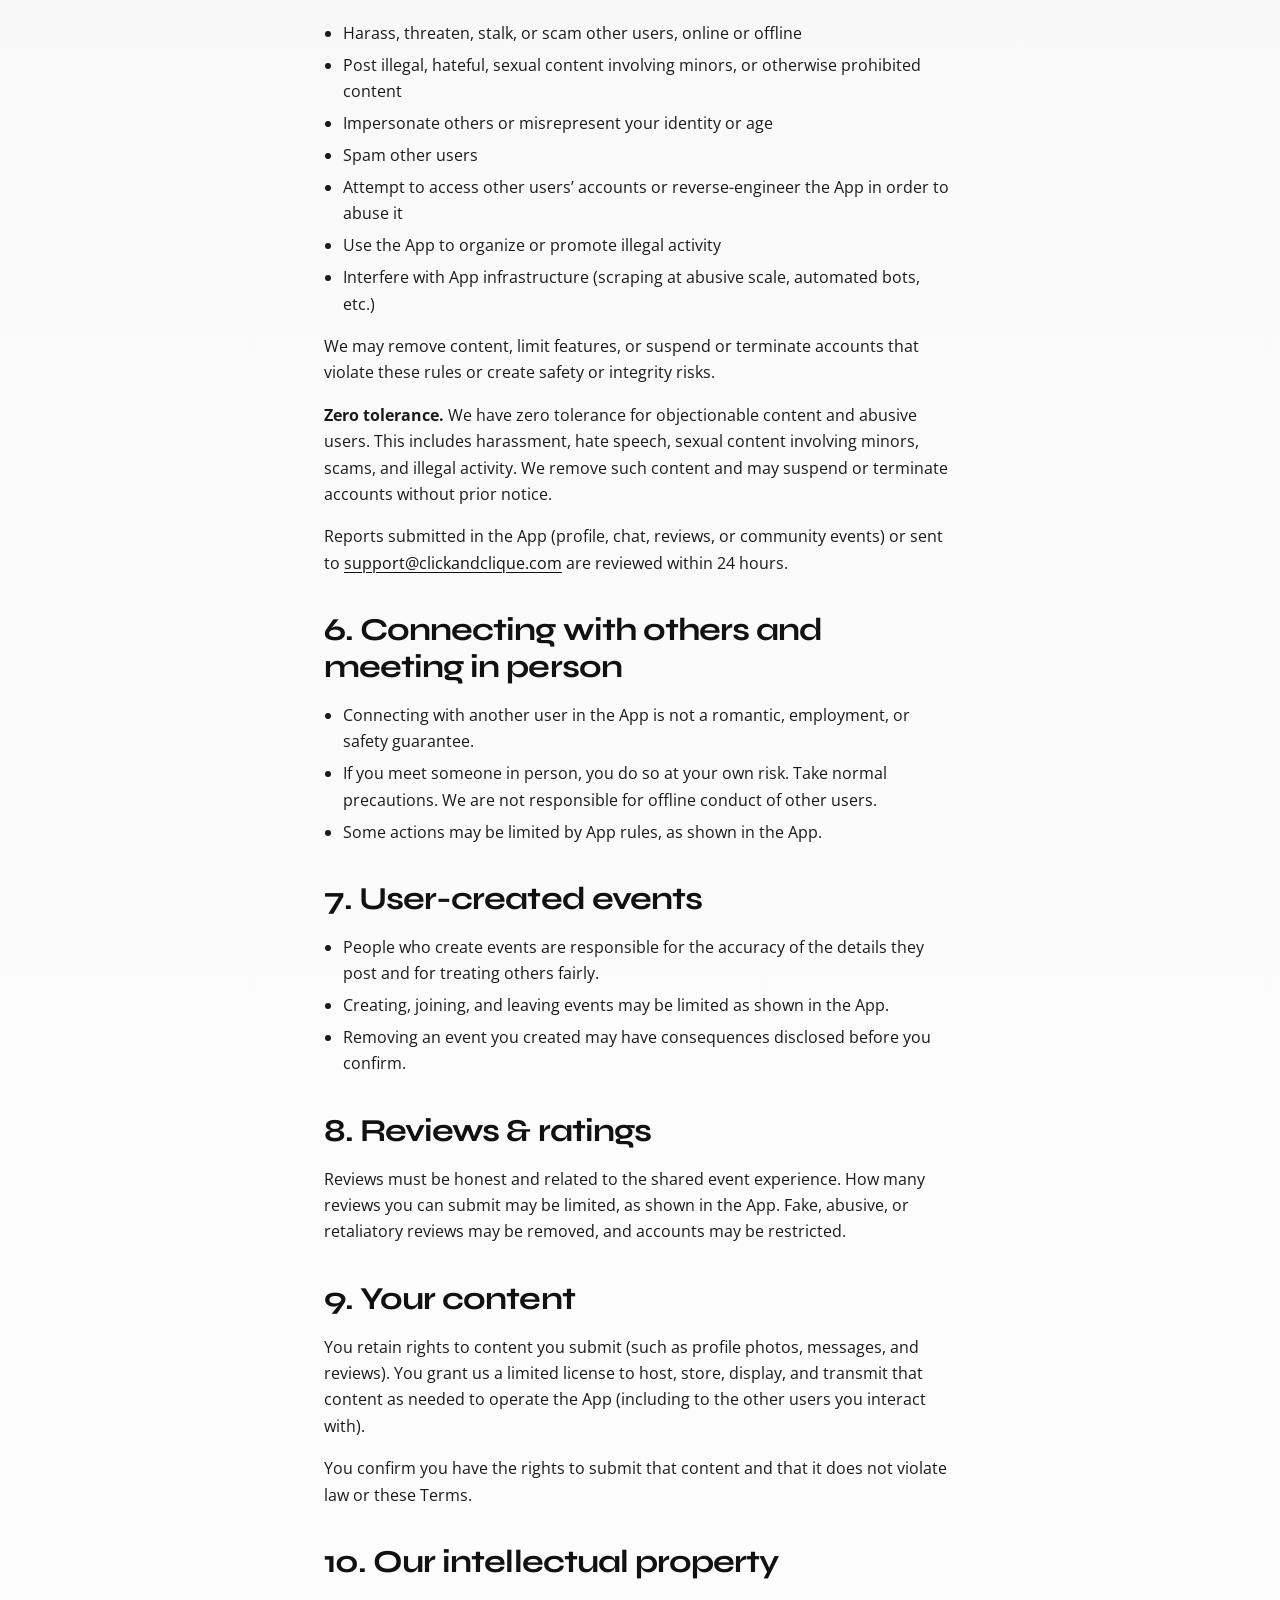
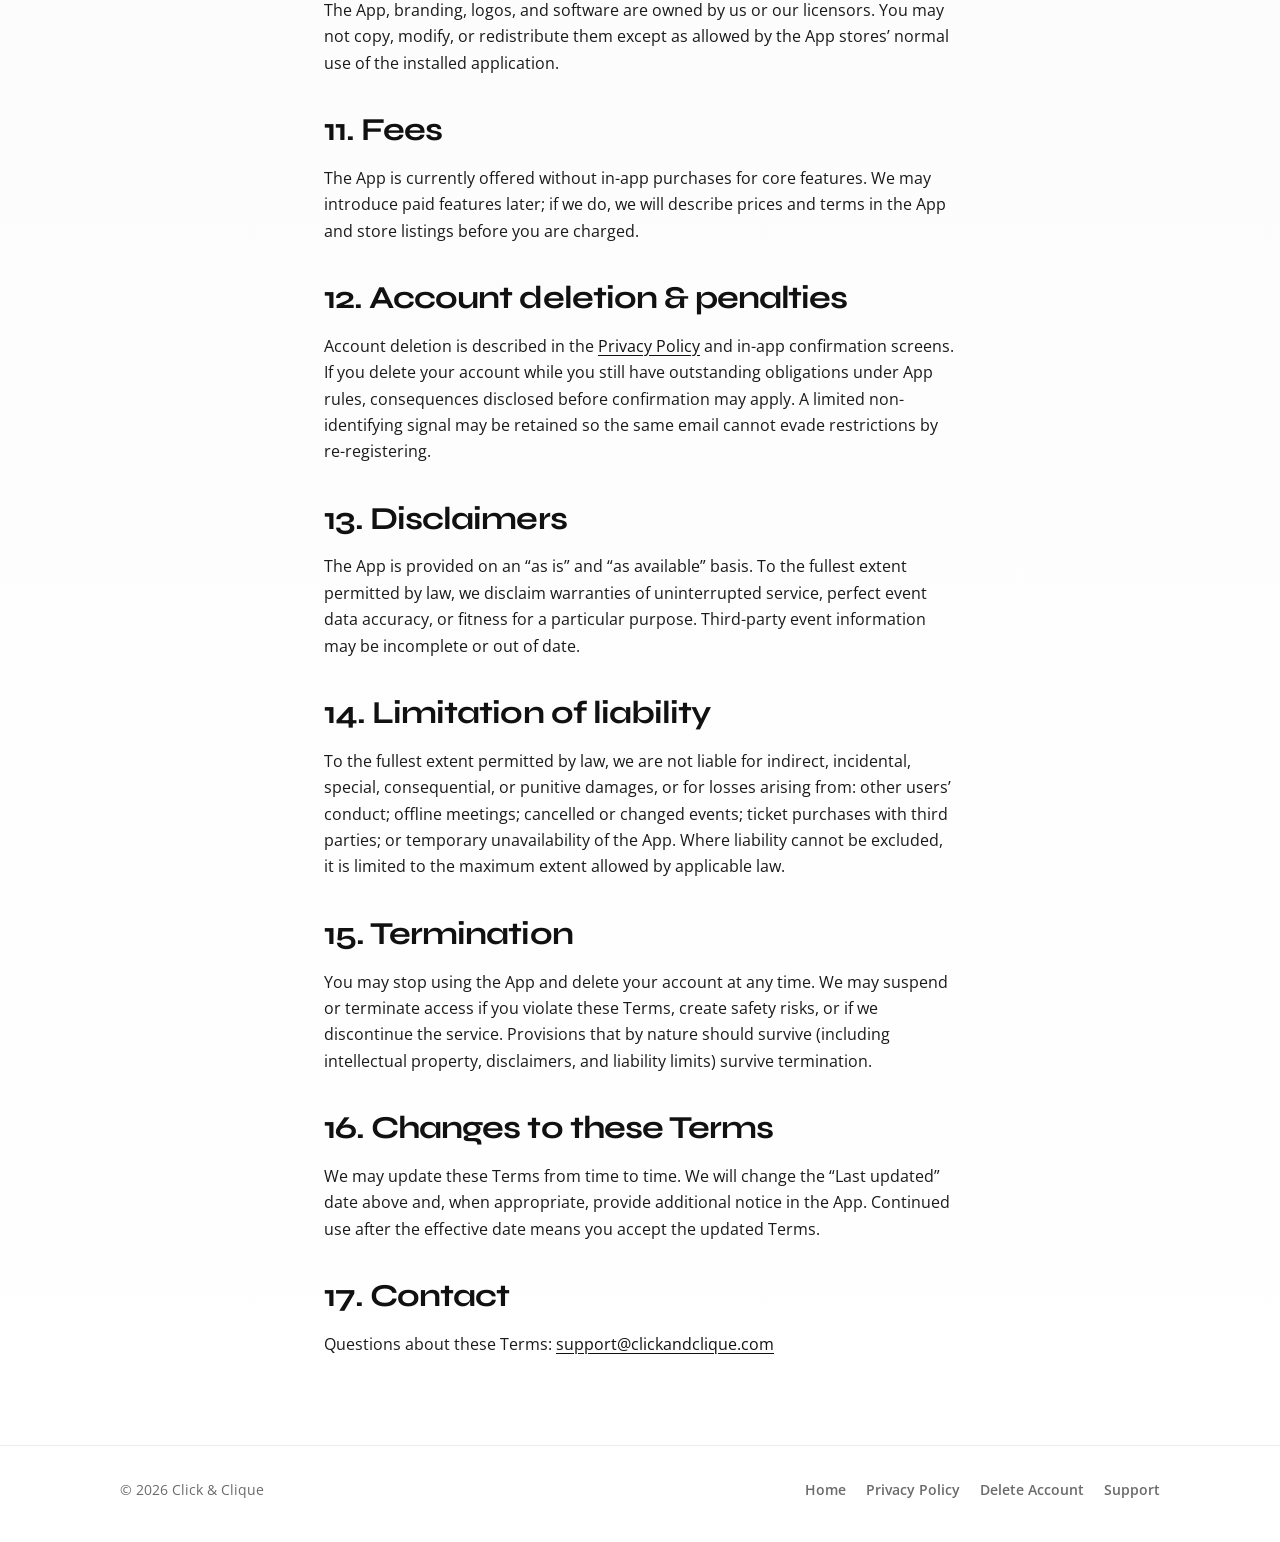
<file: terms.html>
<!DOCTYPE html>
<html lang="en">
<head>
  <meta charset="utf-8" />
  <meta name="viewport" content="width=device-width, initial-scale=1" />
  <meta name="description" content="Terms of Service for the Click &amp; Clique mobile app." data-i18n-content="terms.meta" />
  <title data-i18n="terms.title">Terms of Service — Click &amp; Clique</title>
  <link rel="preconnect" href="https://fonts.googleapis.com" />
  <link rel="preconnect" href="https://fonts.gstatic.com" crossorigin />
  <link href="https://fonts.googleapis.com/css2?family=Open+Sans:wght@400;600;700&family=Syne:wght@500;700&display=swap" rel="stylesheet" />
  <link rel="stylesheet" href="css/site.css" />
  <script src="js/site-copy.js"></script>
</head>
<body>
  <a class="skip-link" href="#main" data-i18n="skip">Skip to content</a>
  <div class="page">
    <header class="site-header" id="siteHeader">
      <div class="site-header__inner">
        <a class="brand" href="index.html">Click <span>&amp;</span> Clique</a>
        <button class="nav-toggle" type="button" aria-expanded="false" aria-controls="siteNav" id="navToggle" data-i18n="nav.menu">Menu</button>
        <nav class="nav" id="siteNav" aria-label="Primary" data-i18n-aria="nav.aria">
          <a href="index.html" data-i18n="nav.home">Home</a>
          <a href="privacy.html" data-i18n="nav.privacy">Privacy</a>
          <a href="terms.html" aria-current="page" data-i18n="nav.terms">Terms</a>
          <a href="delete-account.html" data-i18n="nav.delete">Delete account</a>
        </nav>
      </div>
    </header>

    <main id="main" class="page-main">
      <div class="wrap page-hero">
        <p class="eyebrow" data-i18n="terms.eyebrow">Legal</p>
        <h1 data-i18n="terms.h1">Terms of Service</h1>
        <p class="lead" data-i18n="terms.updated">Last updated: October 27, 2026</p>
      </div>

      <section class="section section--tight">
        <div class="wrap prose">
          <p data-i18n-html="terms.intro">
            These Terms of Service (“Terms”) govern your use of the
            <strong>Click &amp; Clique</strong> mobile application and related services
            (the “App”) operated by us (“we”, “us”). By creating an account or using
            the App, you agree to these Terms. If you do not agree, do not use the App.
          </p>
          <p data-i18n-html="terms.privacy">
            How we handle personal data is described in our
            <a href="privacy.html">Privacy Policy</a>.
          </p>

          <h2 data-i18n="terms.s1">1. Who we are</h2>
          <p data-i18n-html="terms.s1p">
            Click &amp; Clique helps people discover ticketable and user-created events
            in their city and connect with others who are going. For questions about
            these Terms, contact
            <a href="mailto:support@clickandclique.com">support@clickandclique.com</a>.
          </p>

          <h2 data-i18n="terms.s2">2. Eligibility</h2>
          <ul>
            <li data-i18n="terms.el1">You must be old enough under the laws of your country to use social networking and messaging services and to agree to these Terms (and at least the minimum age required by applicable store policies in your region).</li>
            <li data-i18n="terms.el2">You must provide accurate registration information and keep it up to date.</li>
            <li data-i18n="terms.el3">One person should not create multiple accounts to evade bans, ratings, or penalties.</li>
          </ul>

          <h2 data-i18n="terms.s3">3. Accounts</h2>
          <ul>
            <li data-i18n="terms.ac1">You sign up with email and password. You must verify your email to use the App.</li>
            <li data-i18n="terms.ac2">You are responsible for keeping your password confidential and for activity under your account.</li>
            <li data-i18n-html="terms.ac3">You may delete your account in the App (<strong>Profile → Settings → Delete Account</strong>) or via our
              <a href="delete-account.html">web deletion page</a>.</li>
          </ul>

          <h2 data-i18n="terms.s4">4. The service</h2>
          <p data-i18n="terms.s4p">Subject to these Terms, we provide features that may include:</p>
          <ul>
            <li data-i18n="terms.sv1">Browsing ticketable and user-created events in your city</li>
            <li data-i18n="terms.sv2">Joining events and connecting with other attendees</li>
            <li data-i18n="terms.sv3">Messaging other users</li>
            <li data-i18n="terms.sv4">Reviews and ratings after events, within the limits shown in the App</li>
          </ul>
          <p data-i18n="terms.s4q">
            We may change, suspend, or discontinue features. Third-party event listings
            are provided for discovery only — we do not sell tickets and we do not
            guarantee that any event will occur as listed.
          </p>

          <h2 data-i18n="terms.s5">5. Acceptable use</h2>
          <p data-i18n="terms.s5p">You agree not to:</p>
          <ul>
            <li data-i18n="terms.ok1">Harass, threaten, stalk, or scam other users, online or offline</li>
            <li data-i18n="terms.ok2">Post illegal, hateful, sexual content involving minors, or otherwise prohibited content</li>
            <li data-i18n="terms.ok3">Impersonate others or misrepresent your identity or age</li>
            <li data-i18n="terms.ok4">Spam other users</li>
            <li data-i18n="terms.ok5">Attempt to access other users’ accounts or reverse-engineer the App in order to abuse it</li>
            <li data-i18n="terms.ok6">Use the App to organize or promote illegal activity</li>
            <li data-i18n="terms.ok7">Interfere with App infrastructure (scraping at abusive scale, automated bots, etc.)</li>
          </ul>
          <p data-i18n="terms.s5q">
            We may remove content, limit features, or suspend or terminate accounts that
            violate these rules or create safety or integrity risks.
          </p>
          <p data-i18n-html="terms.s5z">
            <strong>Zero tolerance.</strong> We have zero tolerance for objectionable
            content and abusive users. This includes harassment, hate speech, sexual
            content involving minors, scams, and illegal activity. We remove such
            content and may suspend or terminate accounts without prior notice.
          </p>
          <p data-i18n-html="terms.s5r">
            Reports submitted in the App (profile, chat, reviews, or community events)
            or sent to
            <a href="mailto:support@clickandclique.com">support@clickandclique.com</a>
            are reviewed within 24 hours.
          </p>

          <h2 data-i18n="terms.s6">6. Connecting with others and meeting in person</h2>
          <ul>
            <li data-i18n="terms.mt1">Connecting with another user in the App is not a romantic, employment, or safety guarantee.</li>
            <li data-i18n="terms.mt2">If you meet someone in person, you do so at your own risk. Take normal precautions. We are not responsible for offline conduct of other users.</li>
            <li data-i18n="terms.mt3">Some actions may be limited by App rules, as shown in the App.</li>
          </ul>

          <h2 data-i18n="terms.s7">7. User-created events</h2>
          <ul>
            <li data-i18n="terms.ev1">People who create events are responsible for the accuracy of the details they post and for treating others fairly.</li>
            <li data-i18n="terms.ev2">Creating, joining, and leaving events may be limited as shown in the App.</li>
            <li data-i18n="terms.ev3">Removing an event you created may have consequences disclosed before you confirm.</li>
          </ul>

          <h2 data-i18n="terms.s8">8. Reviews &amp; ratings</h2>
          <p data-i18n="terms.s8p">
            Reviews must be honest and related to the shared event experience. How many
            reviews you can submit may be limited, as shown in the App.
            Fake, abusive, or retaliatory reviews may be removed, and accounts may be
            restricted.
          </p>

          <h2 data-i18n="terms.s9">9. Your content</h2>
          <p data-i18n="terms.s9a">
            You retain rights to content you submit (such as profile photos, messages,
            and reviews). You grant us a limited license to host, store, display, and
            transmit that content as needed to operate the App (including to the other
            users you interact with).
          </p>
          <p data-i18n="terms.s9b">
            You confirm you have the rights to submit that content and that it does not
            violate law or these Terms.
          </p>

          <h2 data-i18n="terms.s10">10. Our intellectual property</h2>
          <p data-i18n="terms.s10p">
            The App, branding, logos, and software are owned by us or our licensors.
            You may not copy, modify, or redistribute them except as allowed by the
            App stores’ normal use of the installed application.
          </p>

          <h2 data-i18n="terms.s11">11. Fees</h2>
          <p data-i18n="terms.s11p">
            The App is currently offered without in-app purchases for core features.
            We may introduce paid features later; if we do, we will
            describe prices and terms in the App and store listings before you are charged.
          </p>

          <h2 data-i18n="terms.s12">12. Account deletion &amp; penalties</h2>
          <p data-i18n-html="terms.s12p">
            Account deletion is described in the
            <a href="privacy.html">Privacy Policy</a> and in-app confirmation screens.
            If you delete your account while you still have outstanding obligations
            under App rules, consequences disclosed before confirmation may apply.
            A limited non-identifying signal may be retained so the same email cannot
            evade restrictions by re-registering.
          </p>

          <h2 data-i18n="terms.s13">13. Disclaimers</h2>
          <p data-i18n="terms.s13p">
            The App is provided on an “as is” and “as available” basis. To the fullest
            extent permitted by law, we disclaim warranties of uninterrupted service,
            perfect event data accuracy, or fitness for a particular purpose.
            Third-party event information may be incomplete or out of date.
          </p>

          <h2 data-i18n="terms.s14">14. Limitation of liability</h2>
          <p data-i18n="terms.s14p">
            To the fullest extent permitted by law, we are not liable for indirect,
            incidental, special, consequential, or punitive damages, or for losses
            arising from: other users’ conduct; offline meetings; cancelled or changed
            events; ticket purchases with third parties; or temporary unavailability of
            the App. Where liability cannot be excluded, it is limited to the maximum
            extent allowed by applicable law.
          </p>

          <h2 data-i18n="terms.s15">15. Termination</h2>
          <p data-i18n="terms.s15p">
            You may stop using the App and delete your account at any time. We may
            suspend or terminate access if you violate these Terms, create safety risks,
            or if we discontinue the service. Provisions that by nature should survive
            (including intellectual property, disclaimers, and liability limits) survive
            termination.
          </p>

          <h2 data-i18n="terms.s16">16. Changes to these Terms</h2>
          <p data-i18n="terms.s16p">
            We may update these Terms from time to time. We will change the
            “Last updated” date above and, when appropriate, provide additional notice
            in the App. Continued use after the effective date means you accept the
            updated Terms.
          </p>

          <h2 data-i18n="terms.s17">17. Contact</h2>
          <p data-i18n-html="terms.s17p">
            Questions about these Terms:
            <a href="mailto:support@clickandclique.com">support@clickandclique.com</a>
          </p>
        </div>
      </section>
    </main>

    <footer class="site-footer">
      <div class="site-footer__inner">
        <div>© <span id="y"></span> Click &amp; Clique</div>
        <div class="footer-links">
          <a href="index.html" data-i18n="foot.home">Home</a>
          <a href="privacy.html" data-i18n="foot.privacy">Privacy Policy</a>
          <a href="delete-account.html" data-i18n="foot.delete">Delete Account</a>
          <a href="mailto:support@clickandclique.com" data-i18n="foot.support">Support</a>
        </div>
      </div>
    </footer>
  </div>
  <script>
    document.getElementById("y").textContent = new Date().getFullYear();
    (function () {
      var header = document.getElementById("siteHeader");
      var toggle = document.getElementById("navToggle");
      if (!header || !toggle) return;
      toggle.addEventListener("click", function () {
        var open = header.classList.toggle("is-open");
        toggle.setAttribute("aria-expanded", open ? "true" : "false");
      });
    })();
  </script>
</body>
</html>
</file>
<file: css/site.css>
/* Click & Clique — shared site styles (matches app brand colors) */
:root {
  --ink: #111111;
  --ink-soft: #1a1a1a;
  --mid: #6b6b6b;
  --muted: #8a8a8a;
  --line: #c8c8c8;
  --wash: #f2f2f2;
  --paper: #fafafa;
  --white: #ffffff;
  --dark-bg: #0a0a0a;
  --dark-card: #1a1a1a;
  --on-ink: #ffffff;
  --shadow: 0 12px 40px rgba(0, 0, 0, 0.12);
  --radius: 18px;
  --max: 1080px;
  --font: "Open Sans", system-ui, sans-serif;
  --display: "Syne", "Open Sans", system-ui, sans-serif;
}

*,
*::before,
*::after {
  box-sizing: border-box;
}

html {
  scroll-behavior: smooth;
  -webkit-text-size-adjust: 100%;
}

/* Tarayıcı dili İngilizce değilse metin basılana kadar gövde gizlenir.
   Betik hata verirse sınıf kalkar; sayfa İngilizce kalır. */
html.i18n-pending body {
  visibility: hidden;
}

body {
  margin: 0;
  min-height: 100vh;
  font-family: var(--font);
  font-size: 1rem;
  line-height: 1.65;
  color: var(--ink);
  background:
    radial-gradient(1200px 700px at 10% -20%, rgba(200, 200, 200, 0.45), transparent 55%),
    radial-gradient(900px 500px at 100% 0%, rgba(107, 107, 107, 0.18), transparent 50%),
    linear-gradient(180deg, var(--wash) 0%, var(--paper) 40%, var(--white) 100%);
  color-scheme: light;
}

img {
  max-width: 100%;
  height: auto;
  display: block;
}

a {
  color: var(--ink);
  text-underline-offset: 0.18em;
}

a:hover {
  color: var(--mid);
}

.skip-link {
  position: absolute;
  left: -999px;
  top: 0;
  background: var(--ink);
  color: var(--on-ink);
  padding: 0.75rem 1rem;
  z-index: 100;
}

.skip-link:focus {
  left: 1rem;
  top: 1rem;
}

/* —— Header —— */
.site-header {
  position: sticky;
  top: 0;
  z-index: 50;
  backdrop-filter: blur(12px);
  background: rgba(250, 250, 250, 0.86);
  border-bottom: 1px solid rgba(17, 17, 17, 0.06);
}

.site-header__inner {
  max-width: var(--max);
  margin: 0 auto;
  padding: 0.9rem 1.25rem;
  display: flex;
  align-items: center;
  justify-content: space-between;
  gap: 1rem;
}

.brand {
  font-family: var(--display);
  font-weight: 700;
  font-size: clamp(1.05rem, 2.5vw, 1.25rem);
  letter-spacing: -0.02em;
  text-decoration: none;
  color: var(--ink);
  white-space: nowrap;
}

.brand span {
  font-weight: 500;
  color: var(--mid);
}

.nav {
  display: flex;
  flex-wrap: wrap;
  align-items: center;
  justify-content: flex-end;
  gap: 0.35rem 1rem;
}

.nav a {
  text-decoration: none;
  font-size: 0.92rem;
  font-weight: 600;
  color: var(--mid);
  padding: 0.35rem 0;
}

.nav a:hover,
.nav a[aria-current="page"] {
  color: var(--ink);
}

.nav-toggle {
  display: none;
  border: 1px solid rgba(17, 17, 17, 0.15);
  background: var(--white);
  border-radius: 10px;
  padding: 0.45rem 0.7rem;
  font: inherit;
  font-weight: 600;
  font-size: 0.85rem;
  cursor: pointer;
}

/* —— Layout —— */
.wrap {
  max-width: var(--max);
  margin: 0 auto;
  padding: 0 1.25rem;
}

.section {
  padding: clamp(2.5rem, 6vw, 4.5rem) 0;
}

.section--tight {
  padding-top: clamp(1.75rem, 4vw, 2.75rem);
}

.eyebrow {
  display: inline-block;
  font-size: 0.75rem;
  font-weight: 700;
  letter-spacing: 0.14em;
  text-transform: uppercase;
  color: var(--mid);
  margin: 0 0 0.75rem;
}

h1,
h2,
h3 {
  font-family: var(--display);
  letter-spacing: -0.03em;
  line-height: 1.15;
  margin: 0 0 0.85rem;
}

h1 {
  font-size: clamp(2.1rem, 6vw, 3.6rem);
  font-weight: 700;
}

h2 {
  font-size: clamp(1.45rem, 3.5vw, 2rem);
  font-weight: 700;
}

h3 {
  font-size: 1.15rem;
  font-weight: 700;
}

.lead {
  font-size: clamp(1.05rem, 2.2vw, 1.2rem);
  color: var(--mid);
  max-width: 36rem;
  margin: 0;
}

.muted {
  color: var(--mid);
}

.prose {
  max-width: 42rem;
}

.prose p,
.prose li {
  color: var(--ink-soft);
}

.prose ul,
.prose ol {
  padding-left: 1.2rem;
}

.prose li + li {
  margin-top: 0.35rem;
}

.prose h2 {
  margin-top: 2.25rem;
}

.prose h3 {
  margin-top: 1.5rem;
}

/* —— Hero (landing) —— */
.hero {
  position: relative;
  min-height: min(92vh, 820px);
  display: flex;
  align-items: flex-end;
  overflow: hidden;
  color: var(--on-ink);
  background:
    linear-gradient(180deg, rgba(10, 10, 10, 0.15) 0%, rgba(10, 10, 10, 0.72) 55%, rgba(10, 10, 10, 0.92) 100%),
    linear-gradient(125deg, #111111 0%, #2a2a2a 42%, #6b6b6b 100%);
}

.hero::before {
  content: "";
  position: absolute;
  inset: 0;
  background:
    radial-gradient(ellipse 80% 50% at 70% 20%, rgba(232, 232, 232, 0.14), transparent 60%),
    radial-gradient(circle at 15% 80%, rgba(200, 200, 200, 0.1), transparent 40%);
  pointer-events: none;
  animation: heroGlow 10s ease-in-out infinite alternate;
}

@keyframes heroGlow {
  from { opacity: 0.7; transform: scale(1); }
  to { opacity: 1; transform: scale(1.04); }
}

.hero__inner {
  position: relative;
  z-index: 1;
  width: 100%;
  max-width: var(--max);
  margin: 0 auto;
  padding: clamp(5rem, 14vh, 8rem) 1.25rem clamp(2.75rem, 7vh, 4rem);
}

.hero .brand-mark {
  font-family: var(--display);
  font-size: clamp(2.6rem, 9vw, 5.2rem);
  font-weight: 700;
  letter-spacing: -0.04em;
  line-height: 0.95;
  margin: 0 0 1rem;
  animation: riseIn 0.9s ease both;
}

.hero .brand-mark span {
  display: block;
  font-weight: 500;
  color: rgba(232, 232, 232, 0.72);
}

.hero .tagline {
  font-size: clamp(1.05rem, 2.4vw, 1.25rem);
  color: rgba(255, 255, 255, 0.78);
  max-width: 28rem;
  margin: 0 0 1.75rem;
  animation: riseIn 0.9s ease 0.12s both;
}

.hero-actions {
  display: flex;
  flex-wrap: wrap;
  gap: 0.75rem;
  animation: riseIn 0.9s ease 0.22s both;
}

@keyframes riseIn {
  from { opacity: 0; transform: translateY(18px); }
  to { opacity: 1; transform: translateY(0); }
}

/* —— Buttons —— */
.btn {
  display: inline-flex;
  align-items: center;
  justify-content: center;
  gap: 0.4rem;
  padding: 0.85rem 1.35rem;
  border-radius: 999px;
  font-weight: 700;
  font-size: 0.95rem;
  text-decoration: none;
  border: 1px solid transparent;
  transition: transform 0.2s ease, background 0.2s ease, color 0.2s ease, border-color 0.2s ease;
  cursor: pointer;
}

.btn:hover {
  transform: translateY(-1px);
}

.btn--primary {
  background: var(--ink);
  color: var(--on-ink);
}

.btn--primary:hover {
  background: #000;
  color: var(--on-ink);
}

.btn--ghost {
  background: transparent;
  color: var(--on-ink);
  border-color: rgba(255, 255, 255, 0.35);
}

.btn--ghost:hover {
  background: rgba(255, 255, 255, 0.08);
  color: var(--on-ink);
}

.btn--outline {
  background: var(--white);
  color: var(--ink);
  border-color: rgba(17, 17, 17, 0.14);
}

.btn--outline:hover {
  border-color: var(--ink);
  color: var(--ink);
}

.btn--danger {
  background: var(--ink);
  color: var(--on-ink);
}

/* —— Feature strip —— */
.features {
  display: grid;
  grid-template-columns: repeat(3, 1fr);
  gap: 1.25rem;
}

.feature {
  padding: 1.35rem 0 0;
  border-top: 1px solid rgba(17, 17, 17, 0.1);
}

.feature h3 {
  margin-bottom: 0.4rem;
}

.feature p {
  margin: 0;
  color: var(--mid);
  font-size: 0.98rem;
}

/* —— Panel / content cards (interaction containers only) —— */
.panel {
  background: var(--white);
  border: 1px solid rgba(17, 17, 17, 0.08);
  border-radius: var(--radius);
  padding: clamp(1.25rem, 3vw, 1.75rem);
  box-shadow: var(--shadow);
}

.panel + .panel {
  margin-top: 1rem;
}

.panel h2 {
  font-size: 1.2rem;
  margin-top: 0;
}

.stack {
  display: grid;
  gap: 1rem;
}

.cta-band {
  margin: 0 0 clamp(2.5rem, 6vw, 4rem);
  padding: clamp(1.75rem, 4vw, 2.5rem);
  border-radius: var(--radius);
  color: var(--on-ink);
  background: linear-gradient(115deg, #111111 0%, #3a3a3a 55%, #6b6b6b 100%);
  display: flex;
  flex-wrap: wrap;
  align-items: center;
  justify-content: space-between;
  gap: 1.25rem;
}

.cta-band p {
  margin: 0.35rem 0 0;
  color: rgba(255, 255, 255, 0.75);
  max-width: 28rem;
}

/* —— Form —— */
.form-grid {
  display: grid;
  gap: 0.9rem;
}

label {
  display: grid;
  gap: 0.35rem;
  font-weight: 600;
  font-size: 0.9rem;
}

input,
textarea {
  width: 100%;
  font: inherit;
  padding: 0.8rem 0.95rem;
  border-radius: 12px;
  border: 1px solid rgba(17, 17, 17, 0.16);
  background: var(--wash);
  color: var(--ink);
}

input:focus,
textarea:focus {
  outline: 2px solid var(--ink);
  outline-offset: 1px;
  background: var(--white);
}

textarea {
  min-height: 120px;
  resize: vertical;
}

.form-note {
  font-size: 0.88rem;
  color: var(--mid);
  margin: 0;
}

.form-actions {
  display: flex;
  flex-wrap: wrap;
  gap: 0.75rem;
  margin-top: 0.35rem;
}

/* —— Footer —— */
.site-footer {
  border-top: 1px solid rgba(17, 17, 17, 0.08);
  padding: 2rem 0 2.5rem;
  margin-top: auto;
  background: rgba(255, 255, 255, 0.55);
}

.site-footer__inner {
  max-width: var(--max);
  margin: 0 auto;
  padding: 0 1.25rem;
  display: flex;
  flex-wrap: wrap;
  gap: 1rem;
  justify-content: space-between;
  align-items: center;
  color: var(--mid);
  font-size: 0.9rem;
}

.site-footer a {
  color: var(--mid);
  text-decoration: none;
  font-weight: 600;
}

.site-footer a:hover {
  color: var(--ink);
}

.footer-links {
  display: flex;
  flex-wrap: wrap;
  gap: 0.85rem 1.25rem;
}

/* —— Page shell —— */
.page {
  display: flex;
  flex-direction: column;
  min-height: 100vh;
}

.page-main {
  flex: 1;
}

.page-hero {
  padding: clamp(2rem, 5vw, 3.25rem) 0 0.5rem;
}

.page-hero .lead {
  margin-top: 0.5rem;
}

hr.soft {
  border: 0;
  border-top: 1px solid rgba(17, 17, 17, 0.08);
  margin: 2rem 0;
}

code {
  font-size: 0.9em;
  background: var(--wash);
  padding: 0.1em 0.35em;
  border-radius: 6px;
}

/* —— Responsive —— */
@media (max-width: 860px) {
  .features {
    grid-template-columns: 1fr;
    gap: 1.5rem;
  }
}

@media (max-width: 720px) {
  .nav-toggle {
    display: inline-flex;
  }

  .nav {
    display: none;
    width: 100%;
    flex-direction: column;
    align-items: stretch;
    gap: 0;
    padding-bottom: 0.5rem;
  }

  .site-header__inner {
    flex-wrap: wrap;
  }

  .site-header.is-open .nav {
    display: flex;
  }

  .nav a {
    padding: 0.75rem 0;
    border-top: 1px solid rgba(17, 17, 17, 0.06);
  }

  .hero {
    min-height: min(88vh, 700px);
  }

  .cta-band {
    align-items: flex-start;
  }

  .btn {
    width: 100%;
  }

  .hero-actions .btn,
  .form-actions .btn {
    width: auto;
    flex: 1 1 auto;
  }
}

@media (prefers-reduced-motion: reduce) {
  *,
  *::before,
  *::after {
    animation: none !important;
    transition: none !important;
  }
}
</file>
